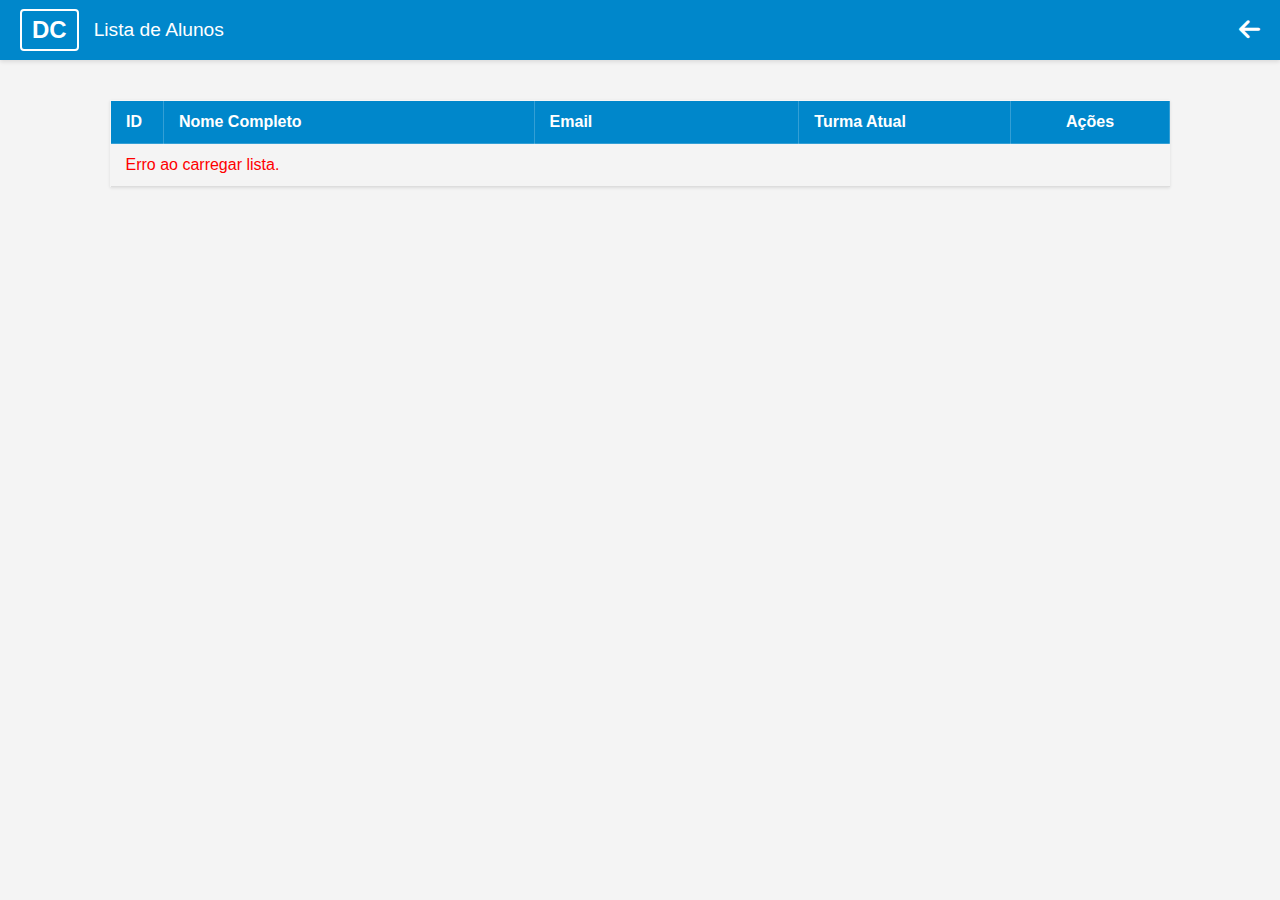
<file: src/main/resources/static/pages/admin-aluno-lista.html>
<!DOCTYPE html>
<html lang="pt-BR">
<head>
    <meta charset="UTF-8">
    <meta name="viewport" content="width=device-width, initial-scale=1.0">
    <title>Gerenciar Alunos - Diário de Classe</title>
    <link rel="stylesheet" href="../style/style.css">
    <link rel="stylesheet" href="https://cdnjs.cloudflare.com/ajax/libs/font-awesome/6.0.0-beta3/css/all.min.css">
</head>
<body>
    <header class="main-header">
        <div class="header-left">
            <div class="logo">DC</div>
            <span class="system-title">Lista de Alunos</span>
        </div>
        <div class="header-right">
            <a href="admin.html" class="btn-settings" title="Voltar"><i class="fas fa-arrow-left"></i></a>
        </div>
    </header>

    <div class="admin-container">
        <table class="students-table">
            <thead>
                <tr>
                    <th style="width: 5%;">ID</th>
                    <th style="width: 35%;">Nome Completo</th>
                    <th style="width: 25%;">Email</th>
                    <th style="width: 20%;">Turma Atual</th>
                    <th style="width: 15%; text-align: center;">Ações</th>
                </tr>
            </thead>
            <tbody id="tabela-alunos-body">
                </tbody>
        </table>
    </div>

    <div id="modal-editar-aluno" class="modal-overlay">
        <div class="modal-content">
            <div class="modal-header">
                <h3>Editar Aluno</h3>
                <span class="close-modal" onclick="fecharModalEdicao()">&times;</span>
            </div>
            
            <div class="modal-body">
                <input type="hidden" id="editIdAluno">
                
                <div class="form-group">
                    <label>Nome Completo</label>
                    <input type="text" id="editNomeAluno">
                </div>

                <div class="form-group">
                    <label>E-mail</label>
                    <input type="email" id="editEmailAluno">
                </div>

                <div class="form-group">
                    <label>Turma</label>
                    <select id="editTurmaSelect" class="form-select">
                        <option value="">Carregando turmas...</option>
                    </select>
                </div>

            </div>
            <div class="modal-footer">
                <button class="btn-cancel" onclick="fecharModalEdicao()">Cancelar</button>
                <button class="btn-confirm" onclick="salvarEdicaoAluno()">Salvar Alterações</button>
            </div>
        </div>
    </div>

    <script src="../script/admin-aluno-lista.js"></script>
</body>
</html>
</file>
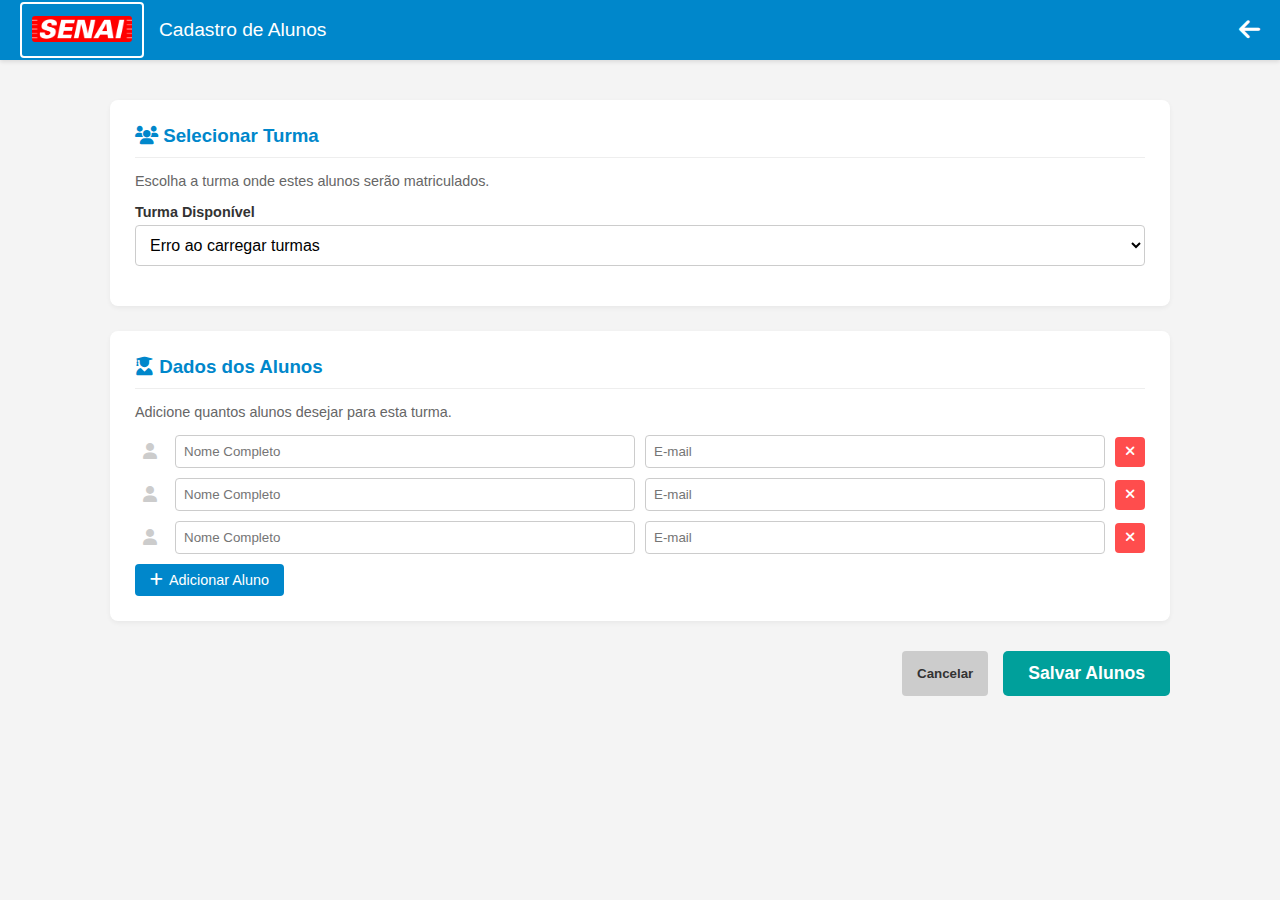
<file: src/main/resources/static/pages/admin-aluno.html>
<!DOCTYPE html>
<html lang="pt-BR">

<head>
	<meta charset="UTF-8">
	<meta name="viewport" content="width=device-width, initial-scale=1.0">
	<title>Novos Alunos - Diário de Classe</title>
	<link rel="stylesheet" href="../style/style.css">
	<link rel="stylesheet" href="https://cdnjs.cloudflare.com/ajax/libs/font-awesome/6.0.0-beta3/css/all.min.css">
</head>

<body>
	<header class="main-header">
		<div class="header-left">
			<div class="logo">
				<a href="../index.html" class="btn-settings" title="Painel Administrativo">
					<img src="../img/SENAI_logo.png" alt="Logo" class="header-logo">
				</a>
			</div>
			<span class="system-title">Cadastro de Alunos</span>
		</div>
		<div class="header-right">
			<a href="admin.html" class="btn-settings" title="Voltar"><i class="fas fa-arrow-left"></i></a>
		</div>
	</header>

	<div class="admin-container">

		<div class="form-section">
			<h3><i class="fas fa-users"></i> Selecionar Turma</h3>
			<p class="section-desc">Escolha a turma onde estes alunos serão matriculados.</p>

			<div class="input-group">
				<label for="turmaSelect">Turma Disponível</label>
				<select id="turmaSelect" class="form-select">
					<option value="">Carregando turmas...</option>
				</select>
			</div>
		</div>

		<div class="form-section">
			<h3><i class="fas fa-user-graduate"></i> Dados dos Alunos</h3>
			<p class="section-desc">Adicione quantos alunos desejar para esta turma.</p>

			<div id="lista-alunos">
			</div>

			<button class="btn-add-row" onclick="adicionarLinhaAluno()">
				<i class="fas fa-plus"></i> Adicionar Aluno
			</button>
		</div>

		<div class="form-actions">
			<button class="btn-cancel" onclick="window.location.href='admin.html'">Cancelar</button>
			<button class="btn-save-all" onclick="salvarAlunos()">Salvar Alunos</button>
		</div>

	</div>

	<script src="../script/admin-aluno.js"></script>
</body>

</html>
</file>
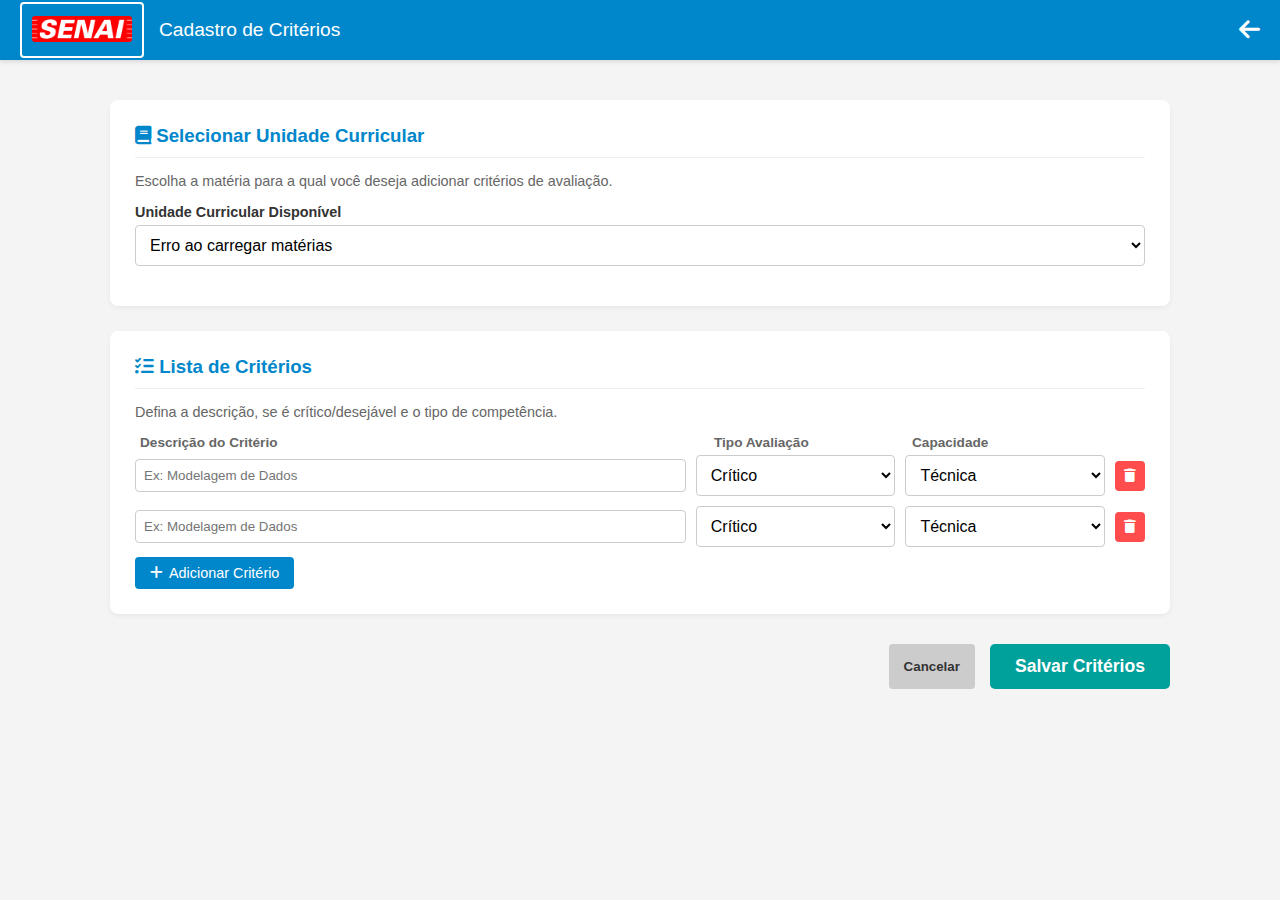
<file: src/main/resources/static/pages/admin-criterio.html>
<!DOCTYPE html>
<html lang="pt-BR">

<head>
	<meta charset="UTF-8">
	<meta name="viewport" content="width=device-width, initial-scale=1.0">
	<title>Novos Critérios - Diário de Classe</title>
	<link rel="stylesheet" href="../style/style.css">
	<link rel="stylesheet" href="https://cdnjs.cloudflare.com/ajax/libs/font-awesome/6.0.0-beta3/css/all.min.css">
</head>

<body>
	<header class="main-header">
		<div class="header-left">
			<div class="logo">
				<a href="../index.html" class="btn-settings" title="Painel Administrativo">
					<img src="../img/SENAI_logo.png" alt="Logo" class="header-logo">
				</a>
			</div>
			<span class="system-title">Cadastro de Critérios</span>
		</div>
		<div class="header-right">
			<a href="admin.html" class="btn-settings" title="Voltar"><i class="fas fa-arrow-left"></i></a>
		</div>
	</header>

	<div class="admin-container">

		<div class="form-section">
			<h3><i class="fas fa-book"></i> Selecionar Unidade Curricular</h3>
			<p class="section-desc">Escolha a matéria para a qual você deseja adicionar critérios de avaliação.</p>

			<div class="input-group">
				<label for="ucSelect">Unidade Curricular Disponível</label>
				<select id="ucSelect" class="form-select">
					<option value="">Carregando matérias...</option>
				</select>
			</div>
		</div>

		<div class="form-section">
			<h3><i class="fas fa-tasks"></i> Lista de Critérios</h3>
			<p class="section-desc">Defina a descrição, se é crítico/desejável e o tipo de competência.</p>

			<div
				style="display: flex; gap: 10px; margin-bottom: 5px; font-size: 0.85em; font-weight: bold; color: #666; padding: 0 5px;">
				<span style="flex: 3;">Descrição do Critério</span>
				<span style="flex: 1;">Tipo Avaliação</span>
				<span style="flex: 1;">Capacidade</span>
				<span style="width: 30px;"></span>
			</div>

			<div id="lista-criterios">
			</div>

			<button class="btn-add-row" onclick="adicionarLinhaCriterio()">
				<i class="fas fa-plus"></i> Adicionar Critério
			</button>
		</div>

		<div class="form-actions">
			<button class="btn-cancel" onclick="window.location.href='admin.html'">Cancelar</button>
			<button class="btn-save-all" onclick="salvarCriterios()">Salvar Critérios</button>
		</div>

	</div>

	<script src="../script/admin-criterio.js"></script>
</body>

</html>
</file>
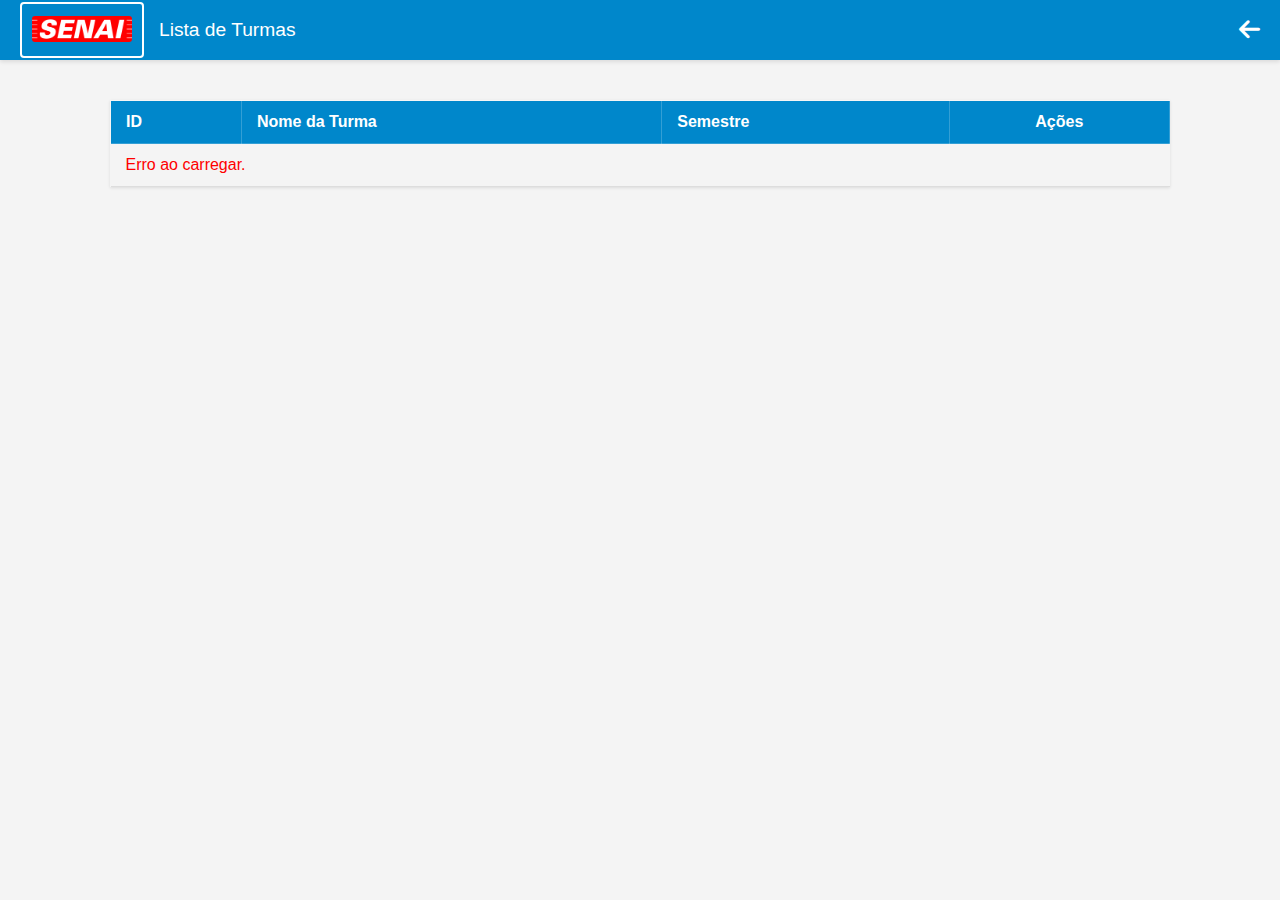
<file: src/main/resources/static/pages/admin-turma-lista.html>
<!DOCTYPE html>
<html lang="pt-BR">

<head>
	<meta charset="UTF-8">
	<meta name="viewport" content="width=device-width, initial-scale=1.0">
	<title>Gerenciar Turmas - Diário de Classe</title>
	<link rel="stylesheet" href="../style/style.css">
	<link rel="stylesheet" href="https://cdnjs.cloudflare.com/ajax/libs/font-awesome/6.0.0-beta3/css/all.min.css">
</head>

<body>
	<header class="main-header">
		<div class="header-left">
			<div class="logo">
				<a href="../index.html" class="btn-settings" title="Painel Administrativo">
					<img src="../img/SENAI_logo.png" alt="Logo" class="header-logo">
				</a>
			</div>
			<span class="system-title">Lista de Turmas</span>
		</div>
		<div class="header-right">
			<a href="admin.html" class="btn-settings" title="Voltar"><i class="fas fa-arrow-left"></i></a>
		</div>
	</header>

	<div class="admin-container">
		<table class="students-table">
			<thead>
				<tr>
					<th>ID</th>
					<th>Nome da Turma</th>
					<th>Semestre</th>
					<th style="text-align: center;">Ações</th>
				</tr>
			</thead>
			<tbody id="tabela-turmas-body">
			</tbody>
		</table>
	</div>

	<div id="modal-editar-turma" class="modal-overlay">
		<div class="modal-content" style="width: 600px; max-height: 90vh; overflow-y: auto;">
			<div class="modal-header">
				<h3>Editar Turma</h3>
				<span class="close-modal" onclick="fecharModalEdicao()">&times;</span>
			</div>

			<div class="modal-body">

				<div class="form-section" style="margin-bottom: 10px; padding: 15px;">
					<h4 style="margin-bottom: 10px; color: #666;">Dados Básicos</h4>
					<input type="hidden" id="editIdTurma">
					<div class="form-row">
						<div class="input-group" style="flex: 2;">
							<label>Nome</label>
							<input type="text" id="editNomeTurma">
						</div>
						<div class="input-group" style="flex: 1;">
							<label>Semestre</label>
							<input type="text" id="editSemestre">
						</div>
					</div>
				</div>

				<div class="form-section" style="margin-bottom: 10px; padding: 15px;">
					<h4 style="margin-bottom: 10px; color: #666;">Unidades Curriculares</h4>
					<div id="lista-ucs-edicao" class="ucs-grid" style="max-height: 150px;">
					</div>
				</div>

				<div class="form-section" style="margin-bottom: 10px; padding: 15px;">
					<h4 style="margin-bottom: 10px; color: #666;">Alunos Matriculados</h4>
					<div id="lista-alunos-edicao"
						style="max-height: 200px; overflow-y: auto; border: 1px solid #eee; padding: 5px;">
					</div>
				</div>

			</div>
			<div class="modal-footer">
				<button class="btn-cancel" onclick="fecharModalEdicao()">Cancelar</button>
				<button class="btn-confirm" onclick="salvarEdicaoTurma()">Salvar Alterações</button>
			</div>
		</div>
	</div>

	<script src="../script/admin-turma-lista.js"></script>
</body>

</html>
</file>
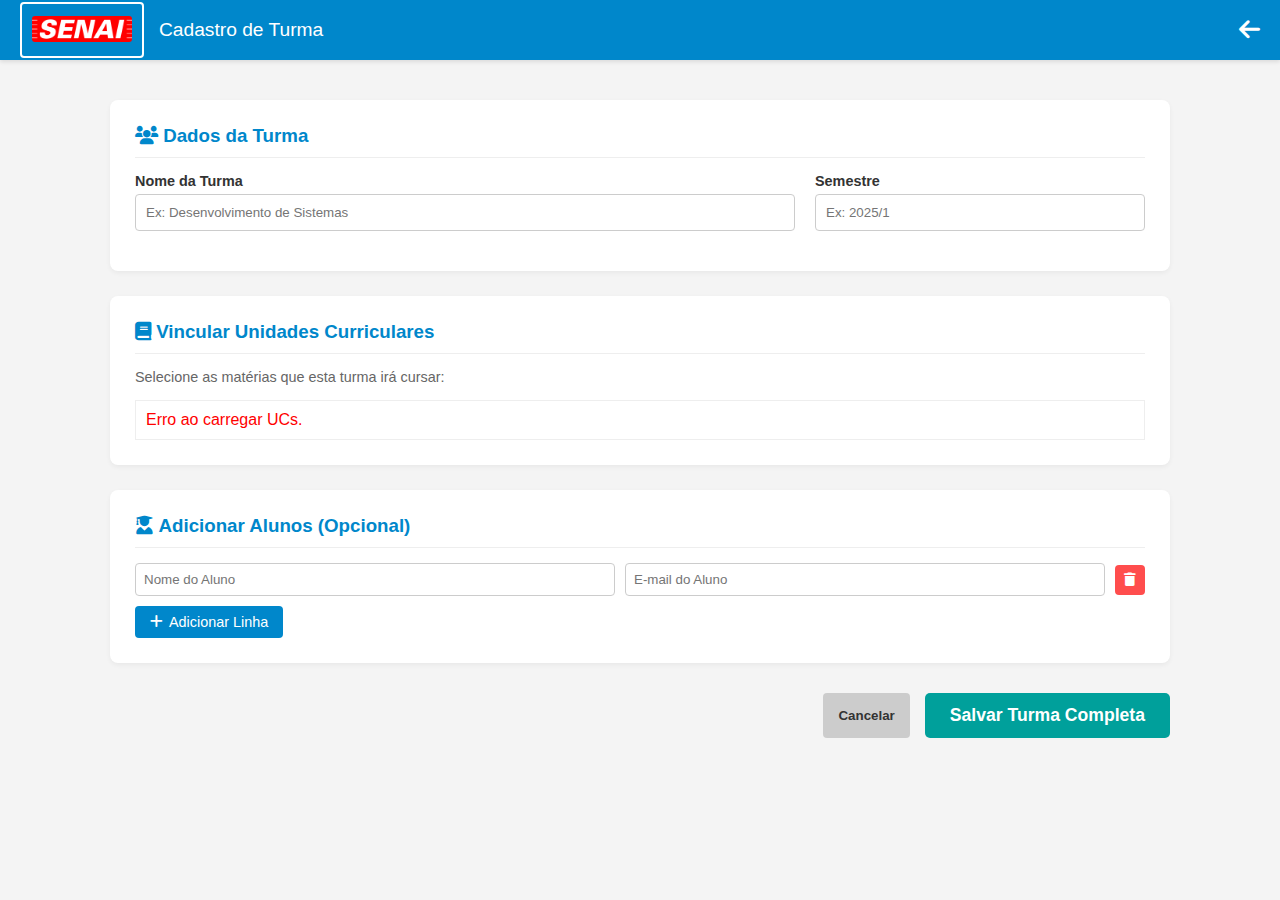
<file: src/main/resources/static/pages/admin-turma.html>
<!DOCTYPE html>
<html lang="pt-BR">

<head>
	<meta charset="UTF-8">
	<meta name="viewport" content="width=device-width, initial-scale=1.0">
	<title>Nova Turma - Diário de Classe</title>
	<link rel="stylesheet" href="../style/style.css">
	<link rel="stylesheet" href="https://cdnjs.cloudflare.com/ajax/libs/font-awesome/6.0.0-beta3/css/all.min.css">
</head>

<body>
	<header class="main-header">
		<div class="header-left">
			<div class="logo">
				<a href="../index.html" class="btn-settings" title="Painel Administrativo">
					<img src="../img/SENAI_logo.png" alt="Logo" class="header-logo">
				</a>
			</div>
			<span class="system-title">Cadastro de Turma</span>
		</div>
		<div class="header-right">
			<a href="admin.html" class="btn-settings" title="Voltar"><i class="fas fa-arrow-left"></i></a>
		</div>
	</header>

	<div class="admin-container">

		<div class="form-section">
			<h3><i class="fas fa-users"></i> Dados da Turma</h3>
			<div class="form-row">
				<div class="input-group" style="flex: 2;">
					<label>Nome da Turma</label>
					<input type="text" id="nomeTurma" placeholder="Ex: Desenvolvimento de Sistemas">
				</div>
				<div class="input-group" style="flex: 1;">
					<label>Semestre</label>
					<input type="text" id="anoSemestre" placeholder="Ex: 2025/1">
				</div>
			</div>
		</div>

		<div class="form-section">
			<h3><i class="fas fa-book"></i> Vincular Unidades Curriculares</h3>
			<p class="section-desc">Selecione as matérias que esta turma irá cursar:</p>
			<div id="container-ucs" class="ucs-grid">
				<p>Carregando UCs...</p>
			</div>
		</div>

		<div class="form-section">
			<h3><i class="fas fa-user-graduate"></i> Adicionar Alunos (Opcional)</h3>
			<div id="lista-alunos">
			</div>

			<button class="btn-add-row" onclick="adicionarLinhaAluno()">
				<i class="fas fa-plus"></i> Adicionar Linha
			</button>
		</div>

		<div class="form-actions">
			<button class="btn-cancel" onclick="window.location.href='admin.html'">Cancelar</button>
			<button class="btn-save-all" onclick="salvarTudo()">Salvar Turma Completa</button>
		</div>

	</div>

	<script src="../script/admin-turma.js"></script>
</body>

</html>
</file>
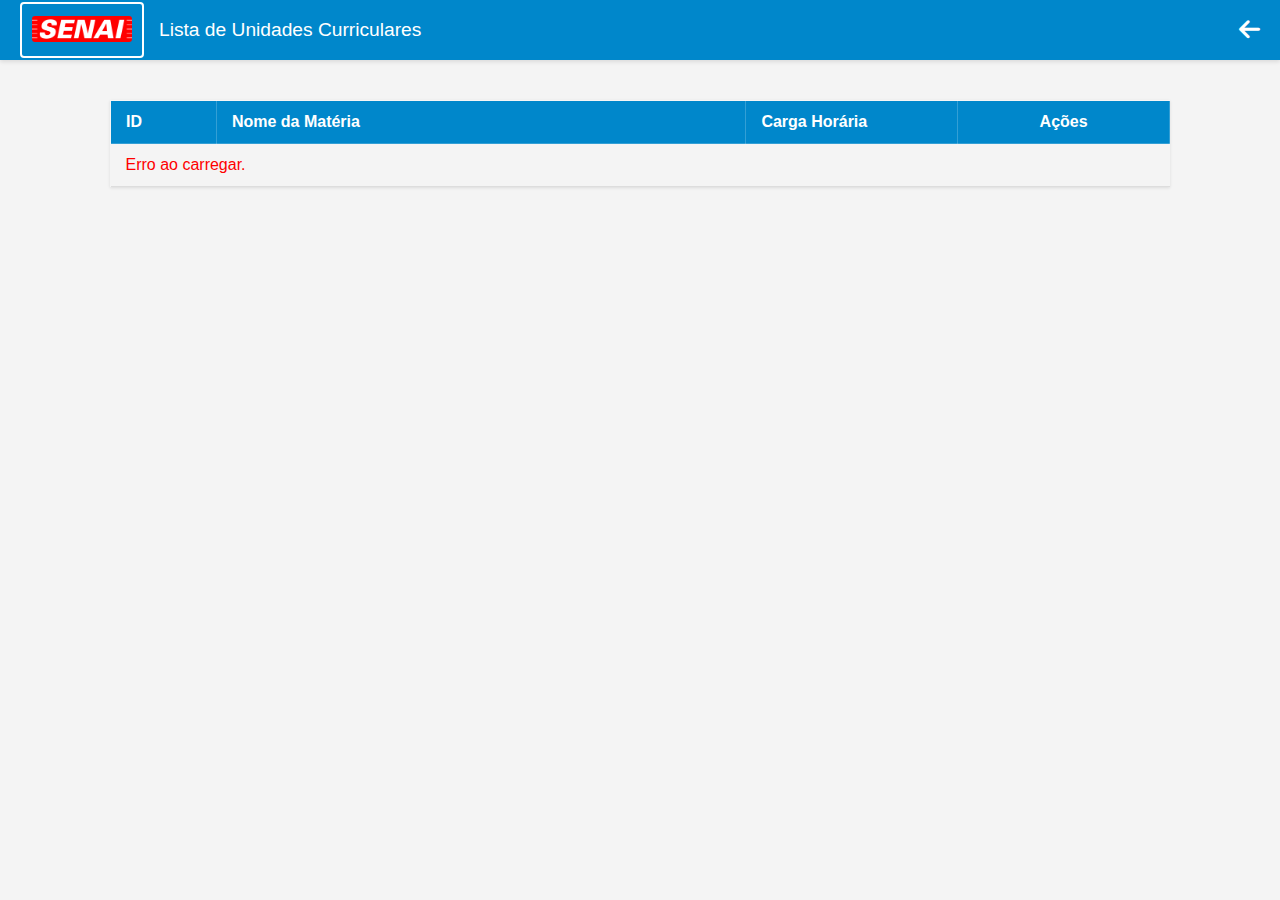
<file: src/main/resources/static/pages/admin-uc-lista.html>
<!DOCTYPE html>
<html lang="pt-BR">

<head>
	<meta charset="UTF-8">
	<meta name="viewport" content="width=device-width, initial-scale=1.0">
	<title>Gerenciar Unidades Curriculares - Diário de Classe</title>
	<link rel="stylesheet" href="../style/style.css">
	<link rel="stylesheet" href="https://cdnjs.cloudflare.com/ajax/libs/font-awesome/6.0.0-beta3/css/all.min.css">
</head>

<body>
	<header class="main-header">
		<div class="header-left">
			<div class="logo">
				<a href="../index.html" class="btn-settings" title="Painel Administrativo">
					<img src="../img/SENAI_logo.png" alt="Logo" class="header-logo">
				</a>
			</div>
			<span class="system-title">Lista de Unidades Curriculares</span>
		</div>
		<div class="header-right">
			<a href="admin.html" class="btn-settings" title="Voltar ao Painel"><i class="fas fa-arrow-left"></i></a>
		</div>
	</header>

	<div class="admin-container">
		<table class="students-table">
			<thead>
				<tr>
					<th style="width: 10%;">ID</th>
					<th style="width: 50%;">Nome da Matéria</th>
					<th style="width: 20%;">Carga Horária</th>
					<th style="width: 20%; text-align: center;">Ações</th>
				</tr>
			</thead>
			<tbody id="tabela-uc-body">
				<tr>
					<td colspan="4" style="text-align:center">Carregando...</td>
				</tr>
			</tbody>
		</table>
	</div>

	<div id="modal-editar-uc" class="modal-overlay">
		<div class="modal-content" style="width: 800px; max-width: 95%; max-height: 90vh; overflow-y: hidden;">

			<div class="modal-header">
				<h3>Editar Unidade Curricular</h3>
				<span class="close-modal" onclick="fecharModalEdicao()">&times;</span>
			</div>

			<div class="modal-body" style="overflow-y: auto; padding-right: 5px;">
				<input type="hidden" id="editIdUC">

				<div class="form-section" style="margin-bottom: 15px; padding: 15px;">
					<h4 style="margin-bottom: 10px; color: #666; border-bottom: 1px solid #eee; padding-bottom: 5px;">
						<i class="fas fa-info-circle"></i> Dados Gerais
					</h4>
					<div class="form-row">
						<div class="input-group" style="flex: 3;">
							<label>Nome da UC</label>
							<input type="text" id="editNomeUC">
						</div>
						<div class="input-group" style="flex: 1;">
							<label>Carga (h)</label>
							<input type="number" id="editCargaUC">
						</div>
					</div>
				</div>

				<div class="form-section" style="padding: 15px; background-color: #fcfcfc;">
					<div
						style="display:flex; justify-content:space-between; align-items:center; margin-bottom:15px; border-bottom: 1px solid #eee; padding-bottom: 10px;">
						<h4 style="color: #666; margin:0;">
							<i class="fas fa-layer-group"></i> Capacidades e Critérios
						</h4>
						<button class="btn-add-row" style="font-size:0.85em; padding: 8px 15px;"
							onclick="adicionarBlocoCapacidadeVisual()">
							<i class="fas fa-folder-plus"></i> Nova Capacidade
						</button>
					</div>

					<div id="container-capacidades-edicao">
					</div>
				</div>

			</div>

			<div class="modal-footer">
				<button class="btn-cancel" onclick="fecharModalEdicao()">Cancelar</button>
				<button class="btn-confirm" onclick="salvarEdicaoUC()">Salvar Alterações</button>
			</div>
		</div>
	</div>

	<script src="../script/admin-uc-lista.js"></script>
</body>

</html>
</file>
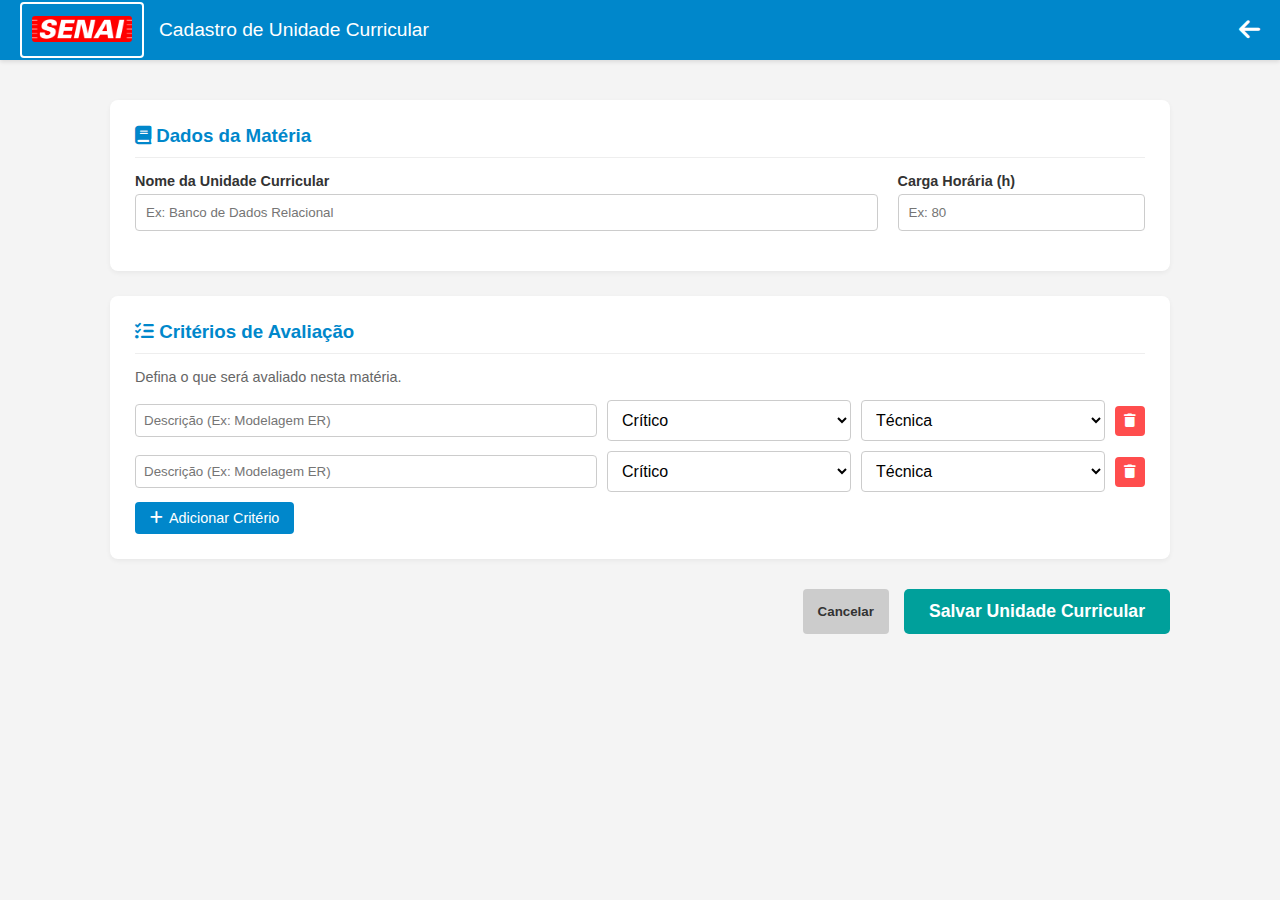
<file: src/main/resources/static/pages/admin-uc.html>
<!DOCTYPE html>
<html lang="pt-BR">

<head>
	<meta charset="UTF-8">
	<meta name="viewport" content="width=device-width, initial-scale=1.0">
	<title>Nova Unidade Curricular - Diário de Classe</title>
	<link rel="stylesheet" href="../style/style.css">
	<link rel="stylesheet" href="https://cdnjs.cloudflare.com/ajax/libs/font-awesome/6.0.0-beta3/css/all.min.css">
</head>

<body>
	<header class="main-header">
		<div class="header-left">
			<div class="logo">
				<a href="../index.html" class="btn-settings" title="Painel Administrativo">
					<img src="../img/SENAI_logo.png" alt="Logo" class="header-logo">
				</a>
			</div>
			<span class="system-title">Cadastro de Unidade Curricular</span>
		</div>
		<div class="header-right">
			<a href="admin.html" class="btn-settings" title="Voltar"><i class="fas fa-arrow-left"></i></a>
		</div>
	</header>

	<div class="admin-container">

		<div class="form-section">
			<h3><i class="fas fa-book"></i> Dados da Matéria</h3>
			<div class="form-row">
				<div class="input-group" style="flex: 3;">
					<label>Nome da Unidade Curricular</label>
					<input type="text" id="nomeUC" placeholder="Ex: Banco de Dados Relacional">
				</div>
				<div class="input-group" style="flex: 1;">
					<label>Carga Horária (h)</label>
					<input type="number" id="cargaHoraria" placeholder="Ex: 80">
				</div>
			</div>
		</div>

		<div class="form-section">
			<h3><i class="fas fa-tasks"></i> Critérios de Avaliação</h3>
			<p class="section-desc">Defina o que será avaliado nesta matéria.</p>

			<div id="lista-criterios">
			</div>

			<button class="btn-add-row" onclick="adicionarLinhaCriterio()">
				<i class="fas fa-plus"></i> Adicionar Critério
			</button>
		</div>

		<div class="form-actions">
			<button class="btn-cancel" onclick="window.location.href='admin.html'">Cancelar</button>
			<button class="btn-save-all" onclick="salvarTudo()">Salvar Unidade Curricular</button>
		</div>

	</div>

	<script src="../script/admin-uc.js"></script>
</body>

</html>
</file>
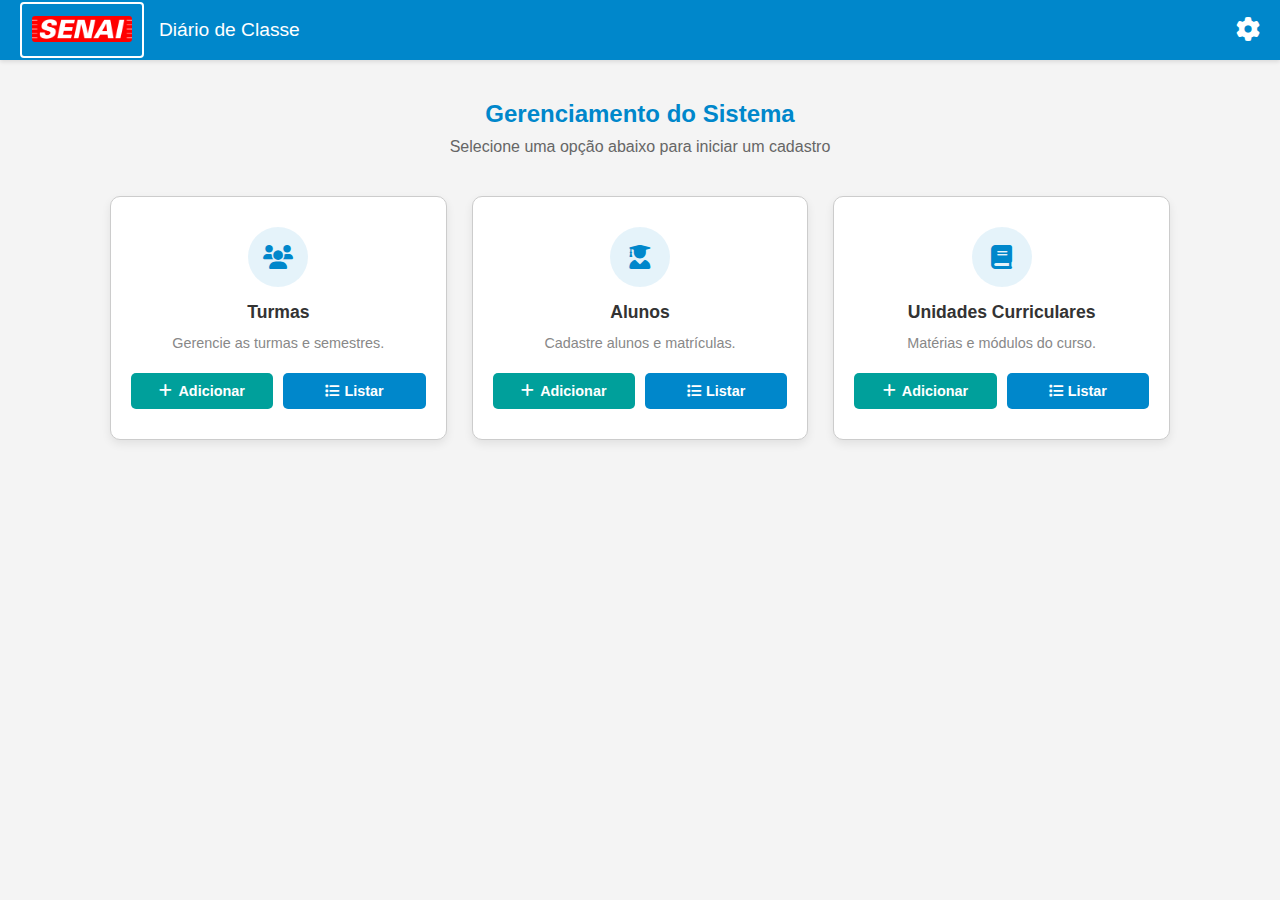
<file: src/main/resources/static/pages/admin.html>
<!DOCTYPE html>
<html lang="pt-BR">

<head>
	<meta charset="UTF-8">
	<meta name="viewport" content="width=device-width, initial-scale=1.0">
	<title>Painel Administrativo - Diário de Classe</title>
	<link rel="stylesheet" href="../style/style.css">
	<link rel="stylesheet" href="https://cdnjs.cloudflare.com/ajax/libs/font-awesome/6.0.0-beta3/css/all.min.css">
</head>

<body>
	<header class="main-header">
		<div class="header-left">
			<div class="logo">
				<a href="../index.html" class="btn-settings" title="Painel Administrativo">
					<img src="../img/SENAI_logo.png" alt="Logo" class="header-logo">
				</a>
			</div>
			<span class="system-title">Diário de Classe</span>
		</div>
		<div class="header-right">
			<a href="../pages/admin.html" class="btn-settings" title="Painel Administrativo">
				<i class="fas fa-cog"></i>
			</a>
		</div>
	</header>

	<div class="admin-container">

		<div class="admin-welcome">
			<h2>Gerenciamento do Sistema</h2>
			<p>Selecione uma opção abaixo para iniciar um cadastro</p>
		</div>

		<div class="admin-grid">

			<div class="admin-card">
				<div class="icon-container">
					<i class="fas fa-users"></i>
				</div>
				<h3>Turmas</h3>
				<p>Gerencie as turmas e semestres.</p>
				<div class="card-actions">
					<button class="btn-admin btn-add" onclick="gerenciar('turma', 'adicionar')">
						<i class="fas fa-plus"></i> Adicionar
					</button>
					<button class="btn-admin btn-list" onclick="gerenciar('turma', 'listar')">
						<i class="fas fa-list"></i> Listar
					</button>
				</div>
			</div>

			<div class="admin-card">
				<div class="icon-container">
					<i class="fas fa-user-graduate"></i>
				</div>
				<h3>Alunos</h3>
				<p>Cadastre alunos e matrículas.</p>
				<div class="card-actions">
					<button class="btn-admin btn-add" onclick="gerenciar('aluno', 'adicionar')">
						<i class="fas fa-plus"></i> Adicionar
					</button>
					<button class="btn-admin btn-list" onclick="gerenciar('aluno', 'listar')">
						<i class="fas fa-list"></i> Listar
					</button>
				</div>
			</div>

			<div class="admin-card">
				<div class="icon-container">
					<i class="fas fa-book"></i>
				</div>
				<h3>Unidades Curriculares</h3>
				<p>Matérias e módulos do curso.</p>
				<div class="card-actions">
					<button class="btn-admin btn-add" onclick="gerenciar('uc', 'adicionar')">
						<i class="fas fa-plus"></i> Adicionar
					</button>
					<button class="btn-admin btn-list" onclick="gerenciar('uc', 'listar')">
						<i class="fas fa-list"></i> Listar
					</button>
				</div>
			</div>
		</div>
	</div>

	<script src="../script/admin.js"></script>
</body>

</html>
</file>
<file: src/main/resources/static/style/style.css>
/* Variáveis de Cores */
:root {
    --color-primary: #007bff;
    --color-senai-blue: #0087cb;
    --color-senai-green: #00a09b;
    --color-text-dark: #333;
    --color-text-light: #fff;
    --color-background-gray: #f4f4f4;
    --color-sidebar-bg: #e9ecef;
}

* { margin: 0; padding: 0; box-sizing: border-box; font-family: sans-serif; }

body { background-color: var(--color-background-gray); color: var(--color-text-dark); }

/* --- HEADER --- */
.main-header {
    display: flex;
    justify-content: space-between;
    align-items: center;
    padding: 10px 20px;
    height: 60px;
    background-color: var(--color-senai-blue);
    color: var(--color-text-light);
    box-shadow: 0 2px 4px rgba(0, 0, 0, 0.1);
}

.header-left { display: flex; align-items: center; }

.logo {
    font-size: 24px; font-weight: bold; margin-right: 15px; padding: 5px 10px;
    border: 2px solid var(--color-text-light); border-radius: 4px;
}

.header-logo { width: 100px; border-radius: 3px; }

.system-title { font-size: 1.2em; font-weight: 500; }

.header-right { display: flex; align-items: center; }

/* ESTILO DO BOTÃO DE ENGRENAGEM/HOME */
.btn-settings {
    color: var(--color-text-light);
    font-size: 1.5em;
    text-decoration: none;
    transition: transform 0.3s;
    cursor: pointer;
}

.btn-settings:hover {
    transform: rotate(90deg); /* Efeito de girar ao passar o mouse */
    color: #e0e0e0;
}

/* --- LAYOUT --- */
.main-container { display: flex; height: calc(100vh - 60px); }

/* --- SIDEBAR --- */
.sidebar {
    width: 250px; min-width: 250px; background-color: var(--color-sidebar-bg);
    padding: 15px 0; box-shadow: 2px 0 5px rgba(0, 0, 0, 0.05); overflow-y: auto;
}

.sidebar-header {
    padding: 0 15px 10px; border-bottom: 1px solid #ccc; margin-bottom: 10px;
}

.sidebar-title { font-size: 1.1em; color: var(--color-text-dark); margin: 0; }

.turmas-list { list-style: none; }

.turma-item {
    padding: 10px 15px; cursor: pointer; transition: background-color 0.2s;
    font-size: 0.95em; font-weight: 500;
}

.turma-item:hover { background-color: #dee2e6; }
.turma-item.selected { background-color: var(--color-senai-blue); color: var(--color-text-light); font-weight: bold; }

/* --- MAIN CONTENT --- */
.main-content {
    flex-grow: 1; padding: 30px; overflow-y: auto; background-color: #fff;
    display: flex; flex-direction: column; align-items: center; justify-content: flex-start;
}

/* Logo Inicial */
.initial-logo-state { text-align: center; padding: 50px; display: none; }
.initial-logo-state.active { display: block; }
.site-logo { width: 150px; height: 150px; margin-bottom: 20px; border-radius: 10px; }
.initial-logo-state h1 { color: #999; font-size: 1.5em; font-weight: 300; }

/* Lista Alunos */
.alunos-list-state {
    width: 95%; max-width: 1200px; margin-top: 20px; display: none;
}

.turma-header-actions { margin-bottom: 20px; }

/* --- TABELA --- */
.students-table {
    width: 100%; border-collapse: collapse; margin-top: 20px; box-shadow: 0 1px 3px rgba(0,0,0,0.1);
}

.students-table th, .students-table td {
    padding: 12px 15px; text-align: left; border-bottom: 1px solid #ddd;
}

.students-table th {
    background-color: var(--color-senai-blue); color: #fff; font-weight: 600;
    vertical-align: middle; border: 1px solid rgba(255,255,255,0.2);
}

.students-table tr:hover { background-color: #f1f1f1; }

.btn-lancar-notas {
    background-color: var(--color-senai-green); color: white; border: none;
    padding: 5px 10px; border-radius: 4px; cursor: pointer; font-size: 0.9em;
}

.btn-lancar-notas:hover { background-color: #00706b; }

/* =========================================
   ESTILOS DO PAINEL ADMINISTRATIVO
   ========================================= */

/* Container centralizado sem sidebar */
.admin-container {
    max-width: 1100px;
    margin: 40px auto;
    padding: 0 20px;
}

.admin-welcome {
    text-align: center;
    margin-bottom: 40px;
}

.admin-welcome h2 {
    color: var(--color-senai-blue);
    margin-bottom: 10px;
}

.admin-welcome p {
    color: #666;
}

/* Grid de Cartões */
.admin-grid {
    display: grid;
    grid-template-columns: repeat(auto-fit, minmax(250px, 1fr));
    gap: 25px; /* Aumentei o espaçamento um pouco */
}

/* --- CORREÇÃO AQUI: Estilo do Cartão (Card) --- */
.admin-card {
    background-color: #fff;       
    border-radius: 10px;          
    padding: 30px 20px;           
    text-align: center;           
    
    /* CORREÇÃO VISUAL: Borda mais escura e Sombra mais forte */
    border: 1px solid #ccc;       
    box-shadow: 0 4px 10px rgba(0,0,0,0.08); 

    transition: transform 0.3s, box-shadow 0.3s;
    
    cursor: default; 
    display: flex;
    flex-direction: column;
    justify-content: space-between;
}

/* Efeito Hover no Card */
.admin-card:hover {
    transform: translateY(-5px);
    box-shadow: 0 8px 15px rgba(0,0,0,0.15);
    border-color: var(--color-senai-green);
}

/* --- Ícones dentro do card --- */
.icon-container {
    background-color: rgba(0, 135, 203, 0.1); 
    width: 60px;
    height: 60px;
    border-radius: 50%;
    display: flex;
    align-items: center;
    justify-content: center;
    margin: 0 auto 15px;
}

.icon-container i {
    font-size: 24px;
    color: var(--color-senai-blue);
}

.admin-card h3 {
    margin-bottom: 10px;
    font-size: 1.1em;
    color: var(--color-text-dark);
}

.admin-card p {
    font-size: 0.9em;
    color: #888;
    line-height: 1.4;
    flex-grow: 1; 
}

/* --- Área dos Botões --- */
.card-actions {
    margin-top: 20px;
    display: flex;
    gap: 10px; 
}

/* Estilo Base dos Botões Admin */
.btn-admin {
    flex: 1; 
    padding: 10px;
    border: none;
    border-radius: 5px;
    cursor: pointer;
    font-size: 0.9em;
    font-weight: bold;
    display: flex;
    align-items: center;
    justify-content: center;
    gap: 5px;
    transition: background-color 0.2s;
}

/* Botão Adicionar (Verde) */
.btn-add {
    background-color: var(--color-senai-green);
    color: white;
}

.btn-add:hover {
    background-color: #00706b;
}

/* Botão Listar (Azul) */
.btn-list {
    background-color: var(--color-senai-blue);
    color: white;
}

.btn-list:hover {
    background-color: #006da3;
}

/* =========================================
   ESTILOS DOS FORMULÁRIOS DE CADASTRO
   ========================================= */

.form-section {
    background: #fff;
    padding: 25px;
    border-radius: 8px;
    margin-bottom: 25px;
    box-shadow: 0 2px 5px rgba(0,0,0,0.05);
}

.form-section h3 {
    margin-bottom: 15px;
    color: var(--color-senai-blue);
    border-bottom: 1px solid #eee;
    padding-bottom: 10px;
}

.section-desc { font-size: 0.9em; color: #666; margin-bottom: 15px; }

/* Grid de Inputs */
.form-row { display: flex; gap: 20px; }
.input-group { display: flex; flex-direction: column; margin-bottom: 15px; }

.input-group label { font-weight: bold; margin-bottom: 5px; font-size: 0.9em; }
.input-group input { padding: 10px; border: 1px solid #ccc; border-radius: 4px; }

/* Grid de Checkboxes (UCs) */
.ucs-grid {
    display: grid;
    grid-template-columns: repeat(auto-fill, minmax(200px, 1fr));
    gap: 10px;
    max-height: 200px;
    overflow-y: auto;
    border: 1px solid #eee;
    padding: 10px;
}

.uc-checkbox-item {
    display: flex; align-items: center; gap: 8px;
    padding: 5px; border-radius: 4px;
}
.uc-checkbox-item:hover { background-color: #f9f9f9; }

/* Linhas Dinâmicas */
.student-row {
    display: flex; gap: 10px; margin-bottom: 10px; align-items: center;
    animation: fadeIn 0.3s;
}

@keyframes fadeIn { from { opacity: 0; transform: translateY(-10px); } to { opacity: 1; transform: translateY(0); } }

.student-row input { flex: 1; padding: 8px; border: 1px solid #ccc; border-radius: 4px; }
.btn-remove-row {
    background: #ff4d4d; color: white; border: none; width: 30px; height: 30px;
    border-radius: 4px; cursor: pointer; display: flex; align-items: center; justify-content: center;
}

.btn-add-row {
    background-color: var(--color-senai-blue); color: white; border: none;
    padding: 8px 15px; border-radius: 4px; cursor: pointer; display: flex; align-items: center; gap: 5px; font-size: 0.9em;
}

/* Botões de Ação do Formulário */
.form-actions { display: flex; justify-content: flex-end; gap: 15px; margin-top: 30px; padding-bottom: 50px; }

.btn-save-all {
    background-color: var(--color-senai-green); color: white; border: none;
    padding: 12px 25px; border-radius: 5px; font-size: 1.1em; cursor: pointer; font-weight: bold;
}
.btn-save-all:hover { background-color: #00706b; }

/* Estilo para o Dropdown (Select) */
.form-select {
    width: 100%;
    padding: 10px;
    border: 1px solid #ccc;
    border-radius: 4px;
    background-color: white;
    font-size: 1em;
    cursor: pointer;
}

.form-select:focus {
    border-color: var(--color-senai-blue);
    outline: none;
}

/* Botões de Ação na Tabela */
.btn-action {
    border: none;
    padding: 8px 12px;
    border-radius: 4px;
    cursor: pointer;
    color: white;
    margin: 0 2px;
}

.btn-edit { background-color: #ffc107; color: #333; }
.btn-edit:hover { background-color: #e0a800; }

.btn-delete { background-color: #dc3545; color: white;}
.btn-delete:hover { background-color: #c82333; }

/* =========================================
   ESTILOS GERAIS DE MODAL (JANELAS)
   ========================================= */

/* Fundo escuro que cobre a tela inteira */
.modal-overlay {
    display: none; /* Escondido por padrão */
    position: fixed; /* Fixa na tela */
    top: 0;
    left: 0;
    width: 100%;
    height: 100%;
    background-color: rgba(0, 0, 0, 0.5); /* Fundo preto transparente */
    z-index: 2000; /* Acima de tudo */
    justify-content: center;
    align-items: center;
}

/* Classe ativa para mostrar */
.modal-overlay.active {
    display: flex;
}

/* Caixa do conteúdo */
.modal-content {
    background-color: white;
    padding: 25px;
    border-radius: 8px;
    width: 500px;
    max-width: 90%;
    box-shadow: 0 5px 15px rgba(0,0,0,0.3);
    animation: slideDown 0.3s ease;
    position: relative;
    display: flex;
    flex-direction: column;
    gap: 15px;
}

@keyframes slideDown {
    from { transform: translateY(-50px); opacity: 0; }
    to { transform: translateY(0); opacity: 1; }
}

.modal-header {
    display: flex;
    justify-content: space-between;
    align-items: center;
    border-bottom: 1px solid #eee;
    padding-bottom: 10px;
    margin-bottom: 10px;
}

.modal-header h3 {
    margin: 0;
    color: var(--color-senai-blue);
}

.close-modal {
    font-size: 28px;
    font-weight: bold;
    color: #aaa;
    cursor: pointer;
    line-height: 1;
}

.close-modal:hover { color: #000; }

.modal-footer {
    display: flex;
    justify-content: flex-end;
    gap: 10px;
    border-top: 1px solid #eee;
    padding-top: 15px;
    margin-top: 10px;
}

.btn-cancel {
    background-color: #ccc;
    color: #333;
    border: none;
    padding: 8px 15px;
    border-radius: 4px;
    cursor: pointer;
    font-weight: bold;
}

.btn-confirm {
    background-color: var(--color-senai-green);
    color: white;
    border: none;
    padding: 8px 15px;
    border-radius: 4px;
    cursor: pointer;
    font-weight: bold;
}

.btn-confirm:hover { opacity: 0.9; }
.btn-cancel:hover { background-color: #bbb; }

/* Estilos de Hierarquia (Edição de UC) */
.capacity-block {
    border: 1px solid #ddd;
    background-color: #fff;
    padding: 15px;
    border-radius: 8px;
    margin-bottom: 15px;
    position: relative;
    box-shadow: 0 2px 4px rgba(0,0,0,0.05);
}

.capacity-header {
    display: flex; gap: 10px; margin-bottom: 10px; align-items: flex-end;
    padding-bottom: 10px; border-bottom: 1px solid #eee;
}

.criteria-list {
    padding-left: 15px;
    border-left: 3px solid var(--color-senai-blue);
    margin-top: 10px;
}

.btn-remove-cap {
    position: absolute; top: 10px; right: 10px;
    background: transparent; color: #dc3545; border: none; font-size: 1.1em; cursor: pointer;
}
/* =========================================
   ESTILOS DO PERFIL DO ALUNO
   ========================================= */

/* Card de Informação (Topo) */
.profile-card {
    background-color: white;
    border-radius: 8px;
    padding: 25px;
    display: flex;
    align-items: center;
    gap: 20px;
    box-shadow: 0 2px 5px rgba(0,0,0,0.05);
    margin-bottom: 20px;
}

.profile-avatar {
    width: 70px; height: 70px;
    background-color: var(--color-senai-blue);
    color: white;
    border-radius: 50%;
    display: flex; align-items: center; justify-content: center;
    font-size: 30px;
}

.profile-details h2 { margin: 0 0 5px 0; color: var(--color-text-dark); }
.profile-details p { margin: 0 0 10px 0; color: #666; }

.profile-badge {
    background-color: #e9ecef;
    color: #555;
    padding: 4px 10px;
    border-radius: 15px;
    font-size: 0.85em;
    font-weight: bold;
}

/* Abas de Navegação */
.profile-tabs {
    display: flex; gap: 10px; border-bottom: 2px solid #e0e0e0; margin-bottom: 20px;
}

.tab-btn {
    background: none; border: none;
    padding: 10px 20px;
    font-size: 1em; color: #666;
    cursor: pointer;
    border-bottom: 3px solid transparent;
    transition: all 0.3s;
}

.tab-btn:hover { color: var(--color-senai-blue); }
.tab-btn.active {
    color: var(--color-senai-blue);
    border-bottom-color: var(--color-senai-blue);
    font-weight: bold;
}

.tab-content { display: none; animation: fadeIn 0.3s; }
.tab-content.active { display: block; }

/* Grid de Botões de UC */
.uc-buttons-grid {
    display: grid;
    grid-template-columns: repeat(auto-fill, minmax(200px, 1fr));
    gap: 15px;
}

.btn-uc-select {
    background-color: white;
    border: 1px solid #ddd;
    padding: 20px;
    border-radius: 8px;
    cursor: pointer;
    font-size: 1em;
    color: var(--color-senai-blue);
    font-weight: bold;
    transition: transform 0.2s, border-color 0.2s;
    display: flex; flex-direction: column; align-items: center; gap: 10px;
}

.btn-uc-select:hover {
    transform: translateY(-3px);
    border-color: var(--color-senai-green);
    box-shadow: 0 4px 8px rgba(0,0,0,0.1);
}

/* Cabeçalho da UC Selecionada */
.uc-header-bar {
    display: flex; align-items: center; gap: 15px;
    margin-bottom: 20px; border-bottom: 1px solid #eee; padding-bottom: 10px;
}

.btn-back-uc {
    background: none; border: 1px solid #ccc; padding: 5px 10px;
    border-radius: 4px; cursor: pointer; color: #666;
}
.btn-back-uc:hover { background-color: #eee; }

/* Blocos de Avaliação (Capacidade -> Critério) */
.eval-capacity-block {
    margin-bottom: 20px;
    background: #fff; border: 1px solid #eee; border-radius: 8px; overflow: hidden;
}

.eval-capacity-title {
    background-color: #f8f9fa; padding: 10px 15px;
    font-weight: bold; color: #444; border-bottom: 1px solid #eee;
    display: flex; justify-content: space-between;
}

.eval-criterion-row {
    padding: 12px 15px;
    border-bottom: 1px solid #f0f0f0;
    display: flex; justify-content: space-between; align-items: center;
}
.eval-criterion-row:last-child { border-bottom: none; }

.crit-info { display: flex; flex-direction: column; }
.crit-name { font-size: 0.95em; color: #333; }
.crit-badge { font-size: 0.75em; padding: 2px 6px; border-radius: 4px; display: inline-block; margin-top: 4px; width: fit-content;}
.badge-critico { background-color: #ffeeba; color: #856404; }
.badge-desejavel { background-color: #d1ecf1; color: #0c5460; }

/* TOGGLE SWITCH (Botão Sim/Não) */
.toggle-switch {
    position: relative; width: 50px; height: 26px;
}
.toggle-switch input { opacity: 0; width: 0; height: 0; }

.slider {
    position: absolute; cursor: pointer;
    top: 0; left: 0; right: 0; bottom: 0;
    background-color: #ccc; transition: .4s; border-radius: 34px;
}

.slider:before {
    position: absolute; content: "";
    height: 20px; width: 20px; left: 3px; bottom: 3px;
    background-color: white; transition: .4s; border-radius: 50%;
}

input:checked + .slider { background-color: var(--color-senai-green); }
input:checked + .slider:before { transform: translateX(24px); }

/* Estado Vazio */
.empty-state { text-align: center; padding: 40px; color: #999; }
.empty-state i { font-size: 40px; margin-bottom: 10px; display: block; }

/* --- ANOTAÇÕES --- */
.note-form-container {
    background-color: #f8f9fa;
    border: 1px solid #e9ecef;
    padding: 15px;
    border-radius: 8px;
    margin-bottom: 30px;
}

.note-form-container h4 { margin-top: 0; color: var(--color-text-dark); }

.note-form-container textarea {
    width: 100%; padding: 10px;
    border: 1px solid #ccc; border-radius: 4px;
    resize: vertical; font-family: sans-serif;
    margin-bottom: 10px;
}

.note-form-footer {
    display: flex; justify-content: space-between; align-items: center;
}

/* Input de Arquivo Customizado */
.file-input-wrapper input[type="file"] { display: none; }
.btn-file {
    cursor: pointer; color: var(--color-senai-blue); font-weight: bold; font-size: 0.9em;
}
.btn-file:hover { text-decoration: underline; }

/* Timeline de Notas */
.notes-timeline {
    display: flex; flex-direction: column; gap: 15px;
}

.note-card {
    background: white; border: 1px solid #e0e0e0;
    border-radius: 8px; padding: 15px;
    position: relative;
    border-left: 4px solid var(--color-senai-green); /* Detalhe colorido */
}

.note-header {
    display: flex; justify-content: space-between;
    font-size: 0.8em; color: #888; margin-bottom: 8px;
}

.note-body {
    color: #333; line-height: 1.5; white-space: pre-wrap; /* Mantém quebras de linha */
}

.note-attachment {
    margin-top: 10px; padding-top: 10px; border-top: 1px solid #eee;
}

.img-preview {
    max-width: 100%; max-height: 300px; border-radius: 4px; border: 1px solid #ddd;
}

.file-link {
    display: inline-flex; align-items: center; gap: 5px;
    background-color: #f1f1f1; padding: 5px 10px; border-radius: 4px;
    text-decoration: none; color: #333; font-size: 0.9em;
}
.file-link:hover { background-color: #e0e0e0; }

/* Ações no Card da Anotação (Editar/Excluir) */
.note-actions {
    display: flex;
    gap: 10px;
}

.btn-note-action {
    background: none;
    border: none;
    cursor: pointer;
    font-size: 0.9em;
    color: #999;
    transition: color 0.2s;
}

.btn-note-action:hover { color: var(--color-senai-blue); }
.btn-note-action.delete:hover { color: #dc3545; }
</file>
